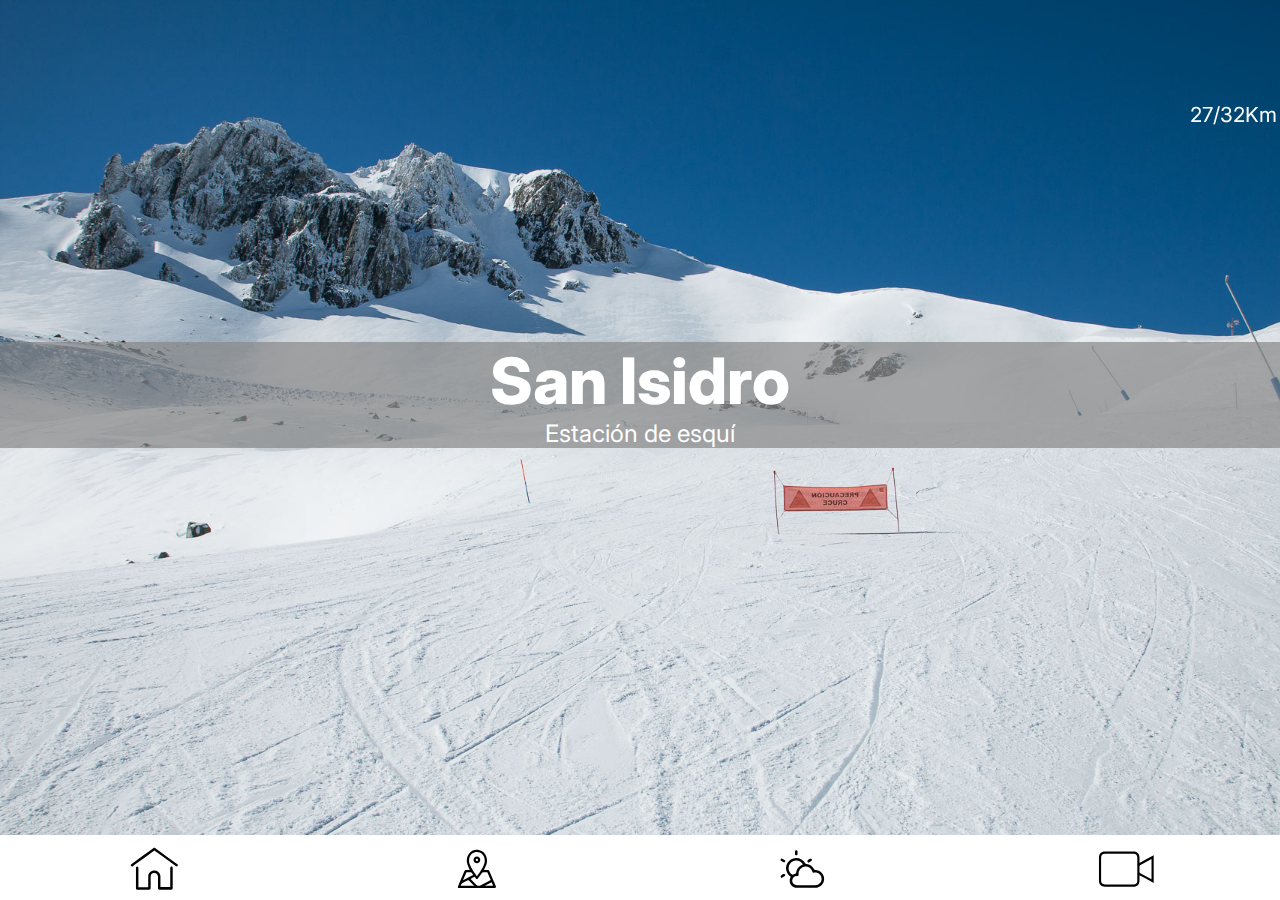
<file: index.html>
<!doctype html>
<html lang="en">
<head>
    <meta charset="UTF-8">
    <meta name="viewport"
          content="width=device-width, user-scalable=no, initial-scale=1.0, maximum-scale=1.0, minimum-scale=1.0">
    <meta http-equiv="X-UA-Compatible" content="ie=edge">
    <title>San Isidro</title>
    <link rel="preconnect" href="https://fonts.googleapis.com">
    <link rel="preconnect" href="https://fonts.gstatic.com" crossorigin>
    <link href="https://fonts.googleapis.com/css2?family=Inter:wght@100;200;300;400;500;600;700;800;900&display=swap" rel="stylesheet">
    <link rel="stylesheet" href="styles/global.css">
    <link rel="stylesheet" href="styles/index.css">
</head>
<body>

<main>
    <div id="marquee-container">
        <p id="marquee-text"></p>
    </div>


    <header class="title">
        <h1>San Isidro</h1>
        <h3>Estación de esquí</h3>
    </header>

</main>
<nav id="mobile-nav"></nav>

<script type="module">
    import { initializeMarquee } from './components/Marquee.js';
    import { createNavbar } from './components/MobileNavbar.js';

    document.addEventListener('DOMContentLoaded', () => {
        initializeMarquee();
        createNavbar();
    });
</script>

</body>
</html>
</file>
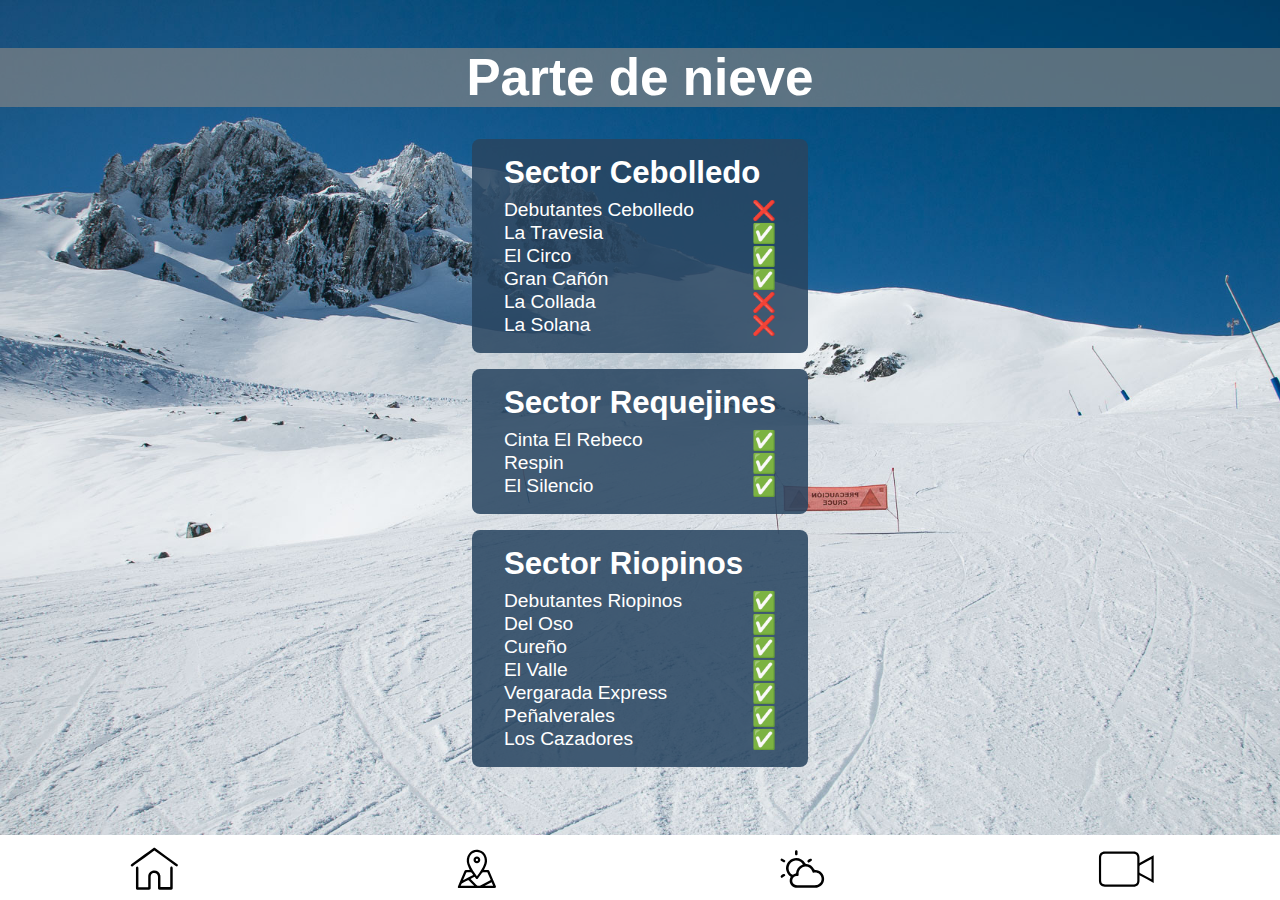
<file: slopes.html>
<!doctype html>
<html lang="en">
<head>
    <meta charset="UTF-8">
    <meta name="viewport"
          content="width=device-width, user-scalable=no, initial-scale=1.0, maximum-scale=1.0, minimum-scale=1.0">
    <meta http-equiv="X-UA-Compatible" content="ie=edge">
    <title>Document</title>
    <link rel="stylesheet" href="styles/global.css">
    <link rel="stylesheet" href="styles/slopes.css">
</head>
<body>
<header class="title">
    <h1>Parte de nieve</h1>
</header>
<main>
    <div id="slope-group"></div>
</main>
<nav id="mobile-nav"></nav>

<script type="module">
    import {initializeSlopes} from './components/Slopes.js';
    import {createNavbar} from './components/MobileNavbar.js';

    document.addEventListener('DOMContentLoaded', () => {
        initializeSlopes();
        createNavbar();
    });
</script>

</body>
</html>
</file>
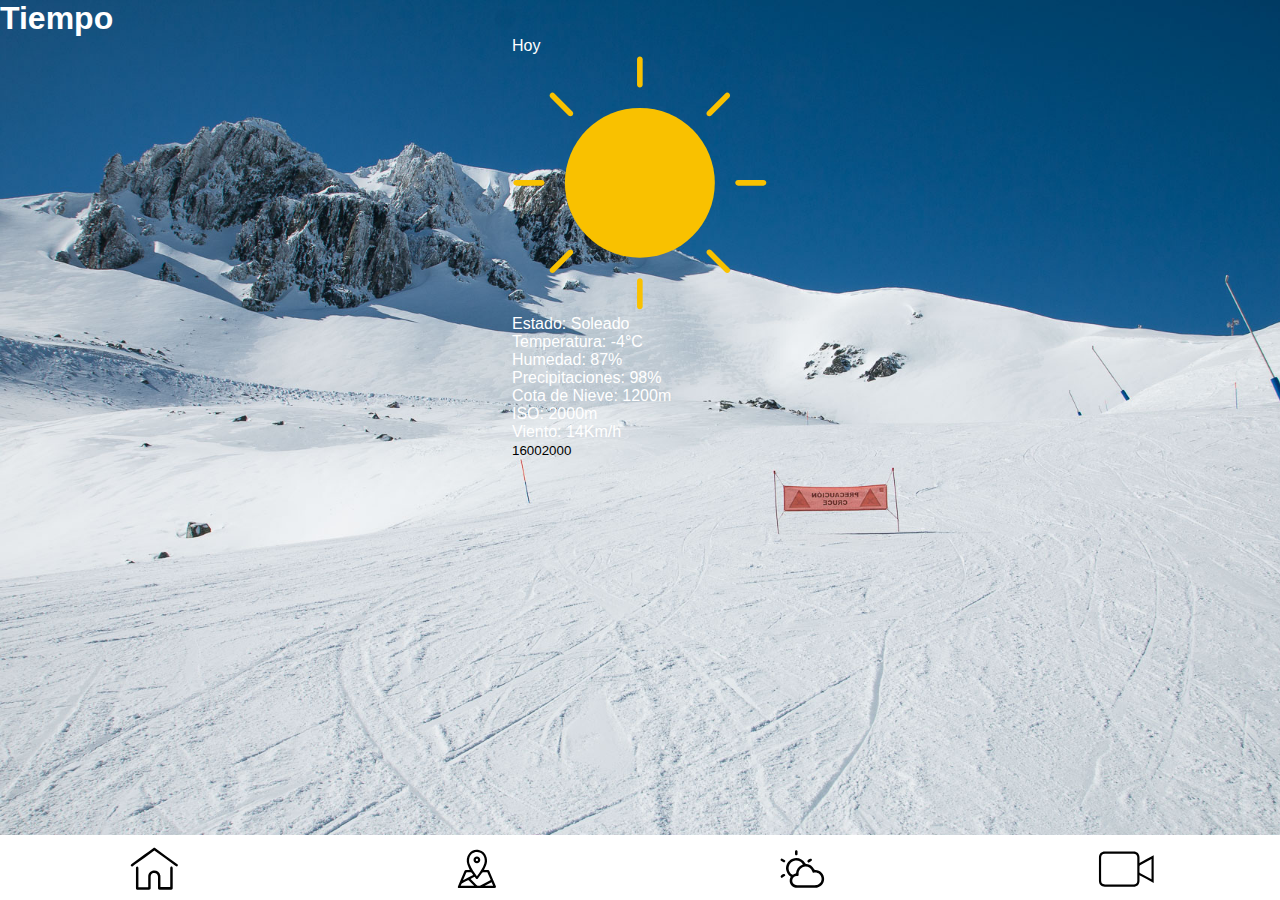
<file: weather.html>
<!doctype html>
<html lang="en">
<head>
    <meta charset="UTF-8">
    <meta name="viewport"
          content="width=device-width, user-scalable=no, initial-scale=1.0, maximum-scale=1.0, minimum-scale=1.0">
    <meta http-equiv="X-UA-Compatible" content="ie=edge">
    <title>Document</title>
    <link rel="stylesheet" href="styles/global.css">
</head>
<body>
<header class="title-container">
    <h1>Tiempo</h1>
</header>
<main>
    <div id="weather-group"></div>
</main>
<nav id="mobile-nav"></nav>

<script type="module">
    import { weatherData, createWeatherHTML, showElevation, setupButtonListeners } from './components/Weather.js';
    import {createNavbar} from './components/MobileNavbar.js';

    document.addEventListener('DOMContentLoaded', () => {
        const weatherGroup = document.getElementById('weather-group');
        weatherGroup.innerHTML = createWeatherHTML(weatherData);
        setupButtonListeners();
        showElevation(1600);
        createNavbar();
    });

</script>



</body>
</html>
</file>
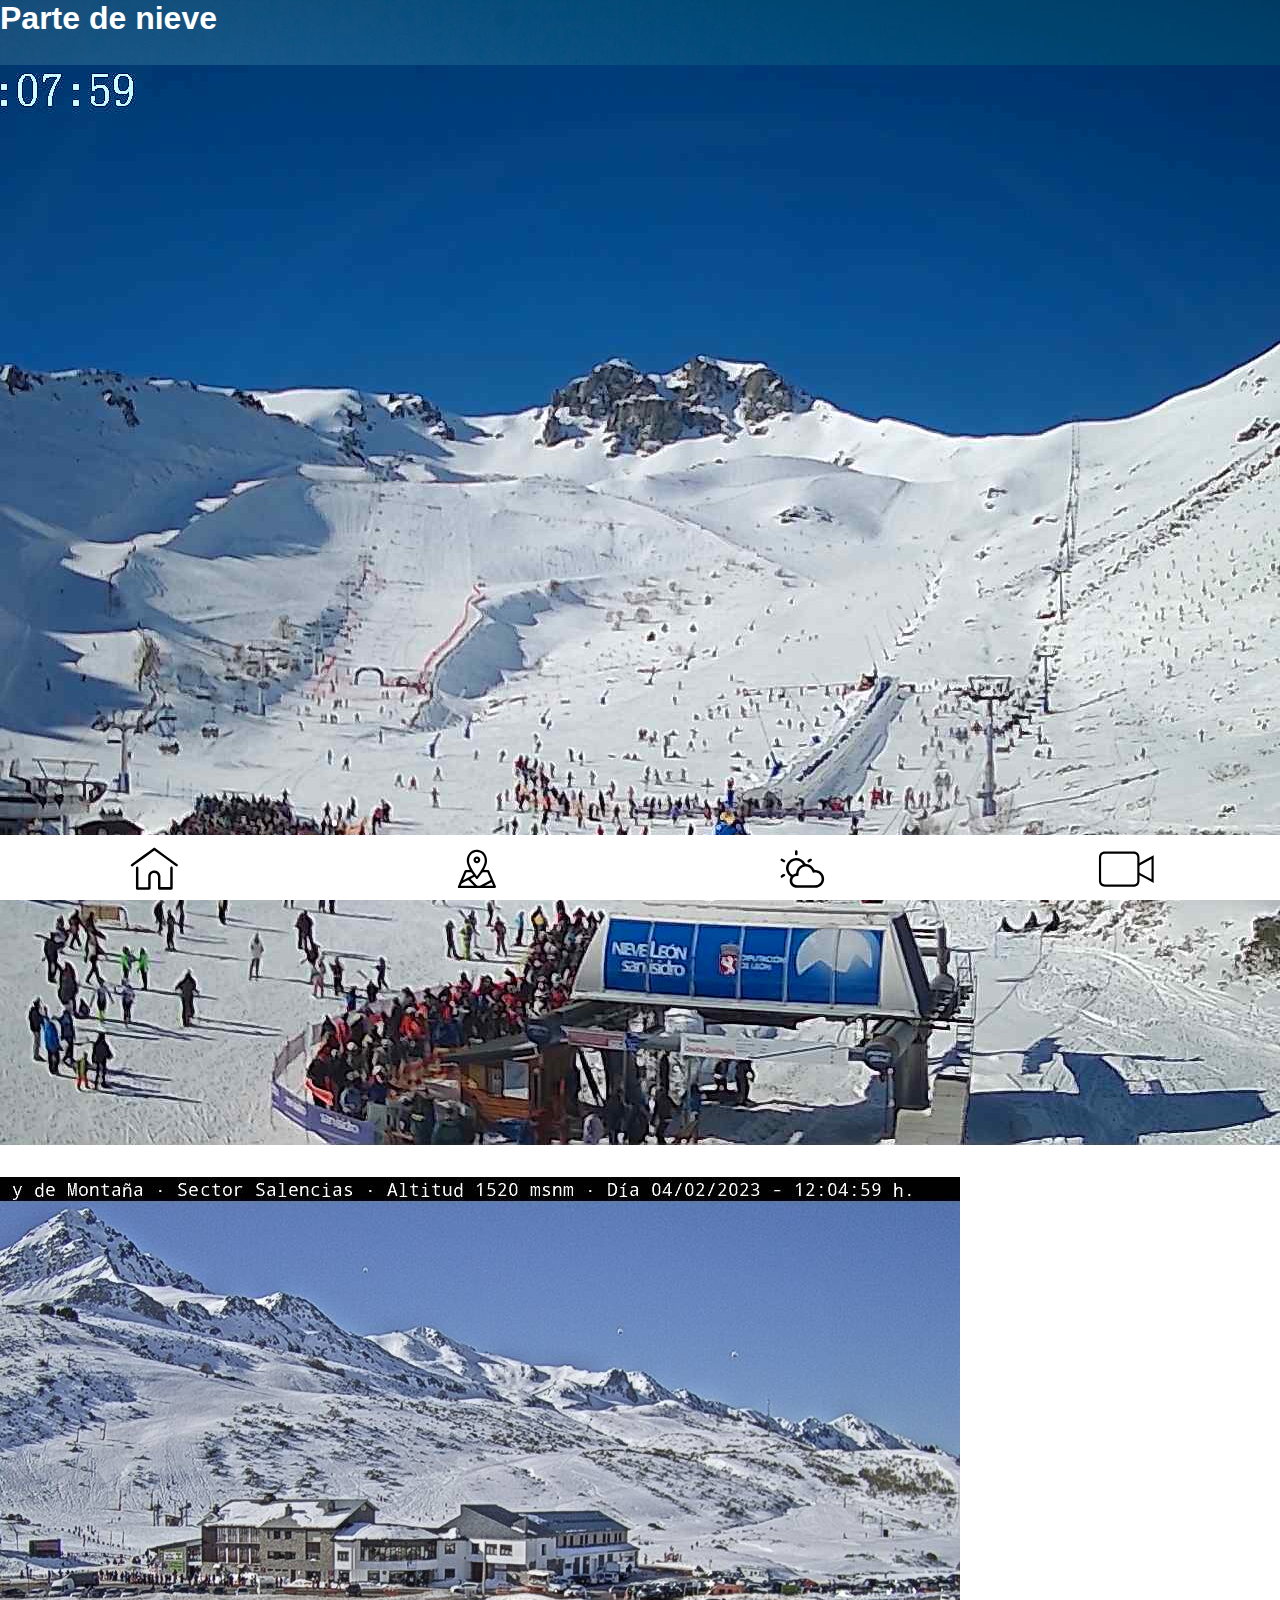
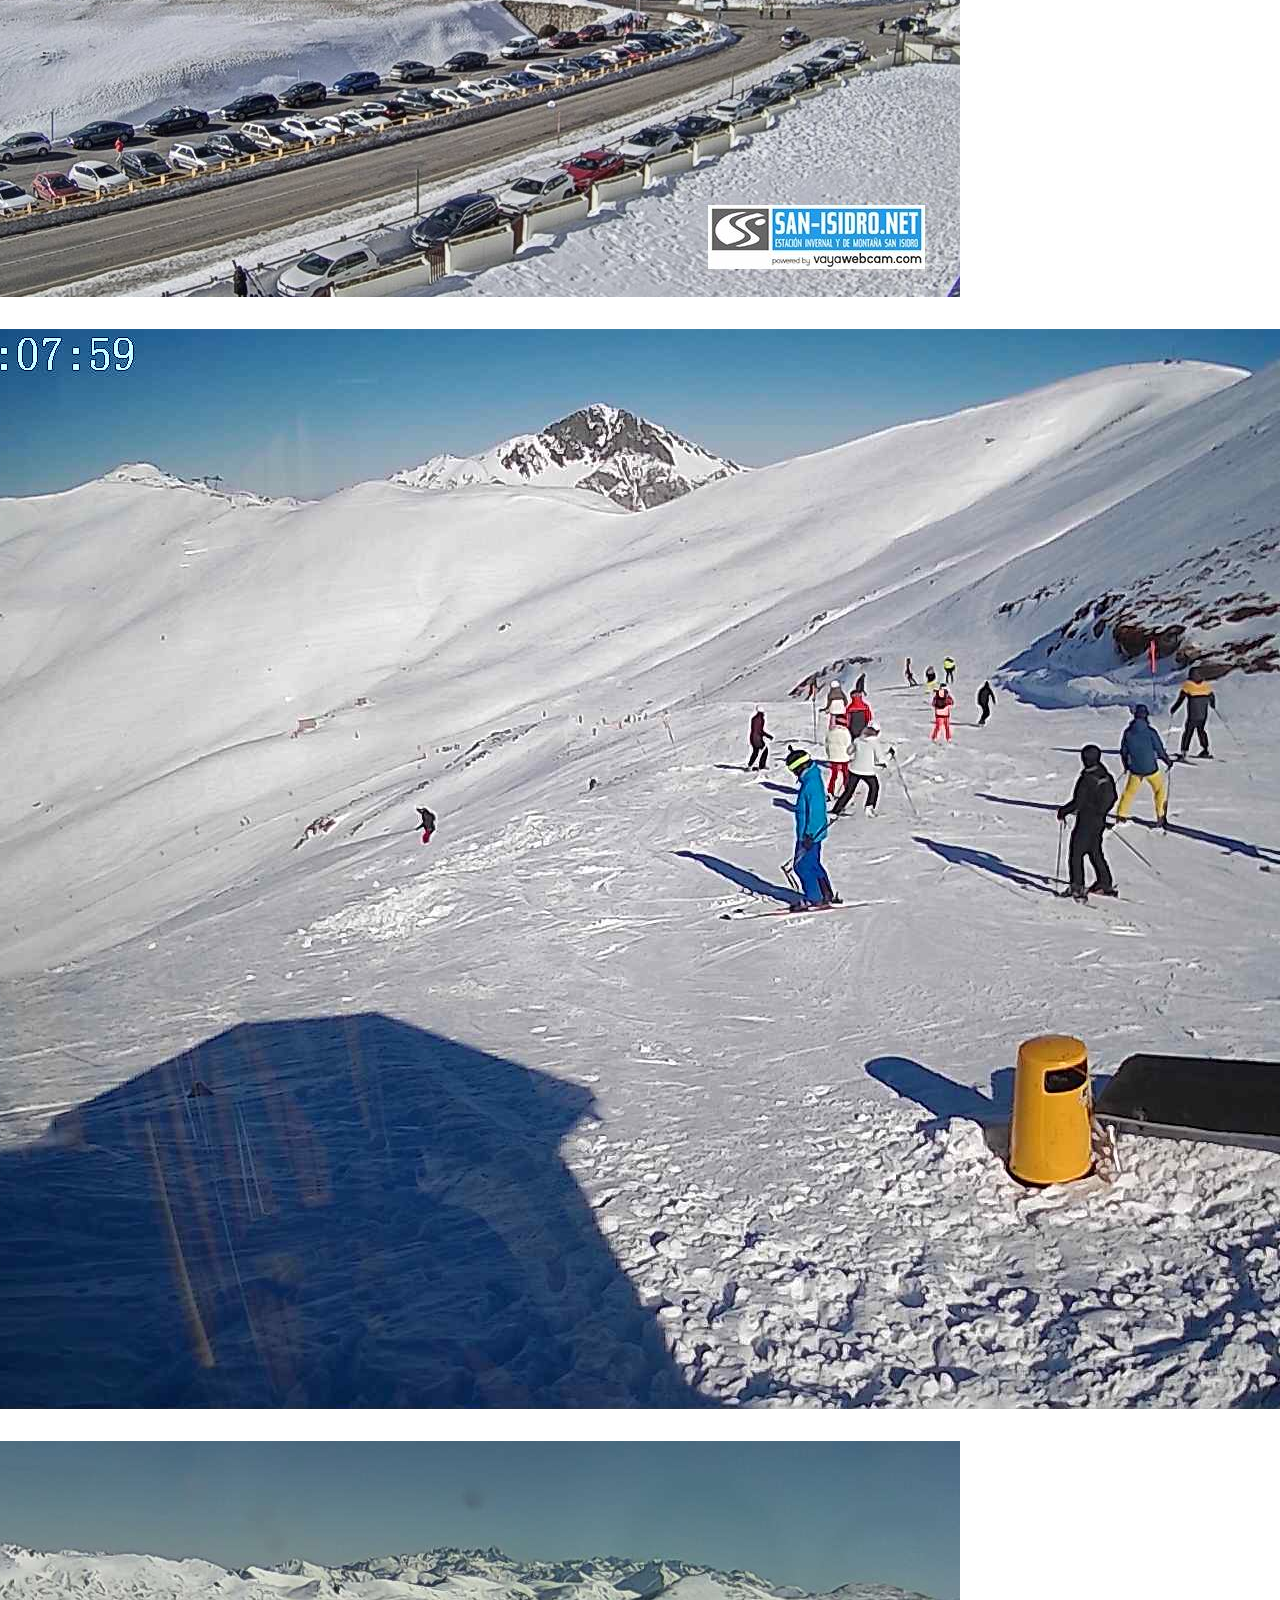
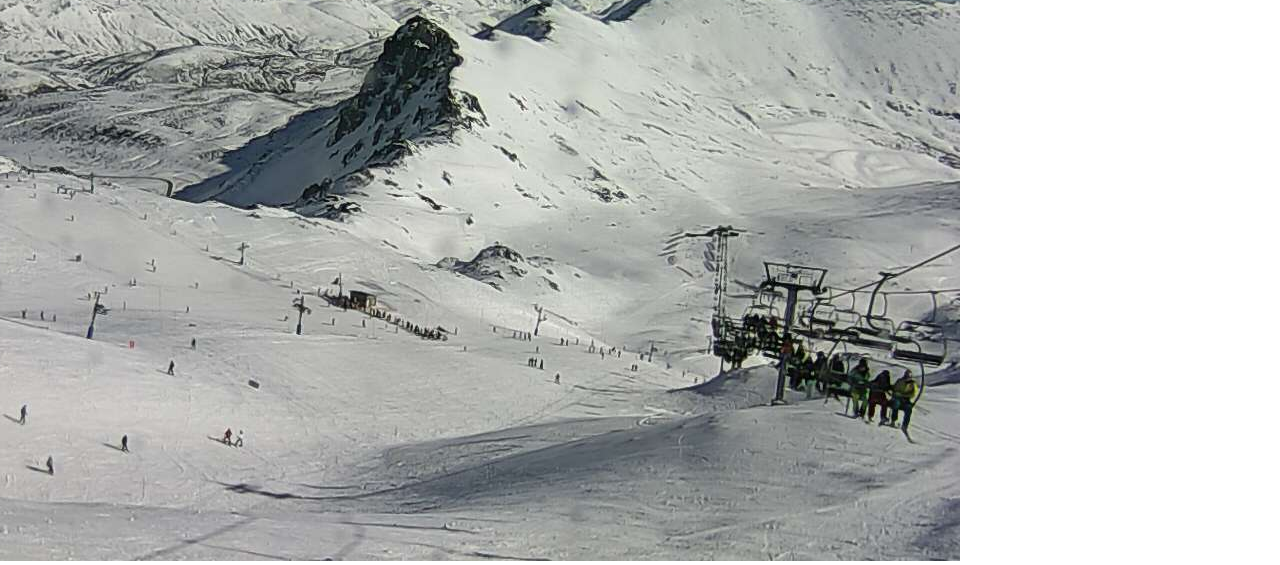
<file: webcams.html>
<!doctype html>
<html lang="en">
<head>
    <meta charset="UTF-8">
    <meta name="viewport"
          content="width=device-width, user-scalable=no, initial-scale=1.0, maximum-scale=1.0, minimum-scale=1.0">
    <meta http-equiv="X-UA-Compatible" content="ie=edge">
    <title>Document</title>
    <link rel="stylesheet" href="styles/global.css">
</head>
<body>
<header class="title-container">
    <h1>Parte de nieve</h1>
</header>
<main>
    <div id="webcam-group"></div>
</main>
<nav id="mobile-nav"></nav>

<script type="module">
    import {initializeWebcams} from './components/Webcams.js';
    import {createNavbar} from './components/MobileNavbar.js';

    document.addEventListener('DOMContentLoaded', () => {
        initializeWebcams();
        createNavbar();
    });
</script>

</body>
</html>
</file>
<file: styles/global.css>
body {
    /*background image*/
    background-image: url("/assets/fondos/fondo1.jpg");
    background-repeat: no-repeat;
    background-size: cover;
    background-position: left;
    background-attachment: fixed;
    font-family: 'Inter', sans-serif;
    color: white;
}

body, main, header, h1, h2, h3, h4, h5, h6, p, ul, li, button {
    margin: 0;
    padding: 0;
}

main {
    display: flex;
    flex-direction: column;
    align-items: center;
    justify-content: center;

}

button {
    background-color: transparent;
    border: none;
}

.title{
    display: flex;
    flex-direction: column;
    align-items: center;
    justify-content: center;
    text-align: center;
    width: 100%;
    background-color: rgba(132, 132, 132, 0.68);
    color: white;
}


/*
Mobile navbar
*/

#mobile-nav ul {
    display: flex;
    flex-direction: row;
    gap: 1rem;
    position: fixed;
    bottom: 0;
    justify-content: space-around;
    align-items: center;
    background-color: white;
    width: 100%;
    padding-top: 0.4rem;
    list-style-type: none;
}

#home-icon, #map-icon, #weather-icon, #webcam-icon {
    width: 5em;
    fill: black;
}
</file>
<file: styles/index.css>
#marquee-container {
    position: fixed;
    top: 0;
    overflow: hidden;
    margin-top: 8%;
    width: 100%;
}

#marquee-text {
    white-space: nowrap;
    font-size: 1.3em;
    display: flex;
    flex-direction: row;
    gap: 3rem;
}

.title{
   margin-top: 38vh;
}


h1{
    font-weight: 800;
    font-size: 4rem;
}

h3{
    font-weight: 400;
    font-size: 1.5rem;
}
</file>
<file: styles/slopes.css>
.slope {
    display: flex;
    flex-direction: row;
    justify-content: space-between;
}

.card-title {
    font-size: 1.3rem;
    margin-bottom: 0.5rem;
}

.slope {
    font-size: 1.2rem;
    font-weight: 300;
}

.sector-card {
    background-color: rgba(40, 69, 96, 0.87);
    padding: 1rem 2rem;
    border-radius: 0.5rem;
}


#slope-group {
    display: flex;
    flex-direction: column;
    gap: 1rem;
    margin-top: 2rem;
}

.title {
    margin-top: 3rem;
    font-size: 1.6rem;
}
</file>
